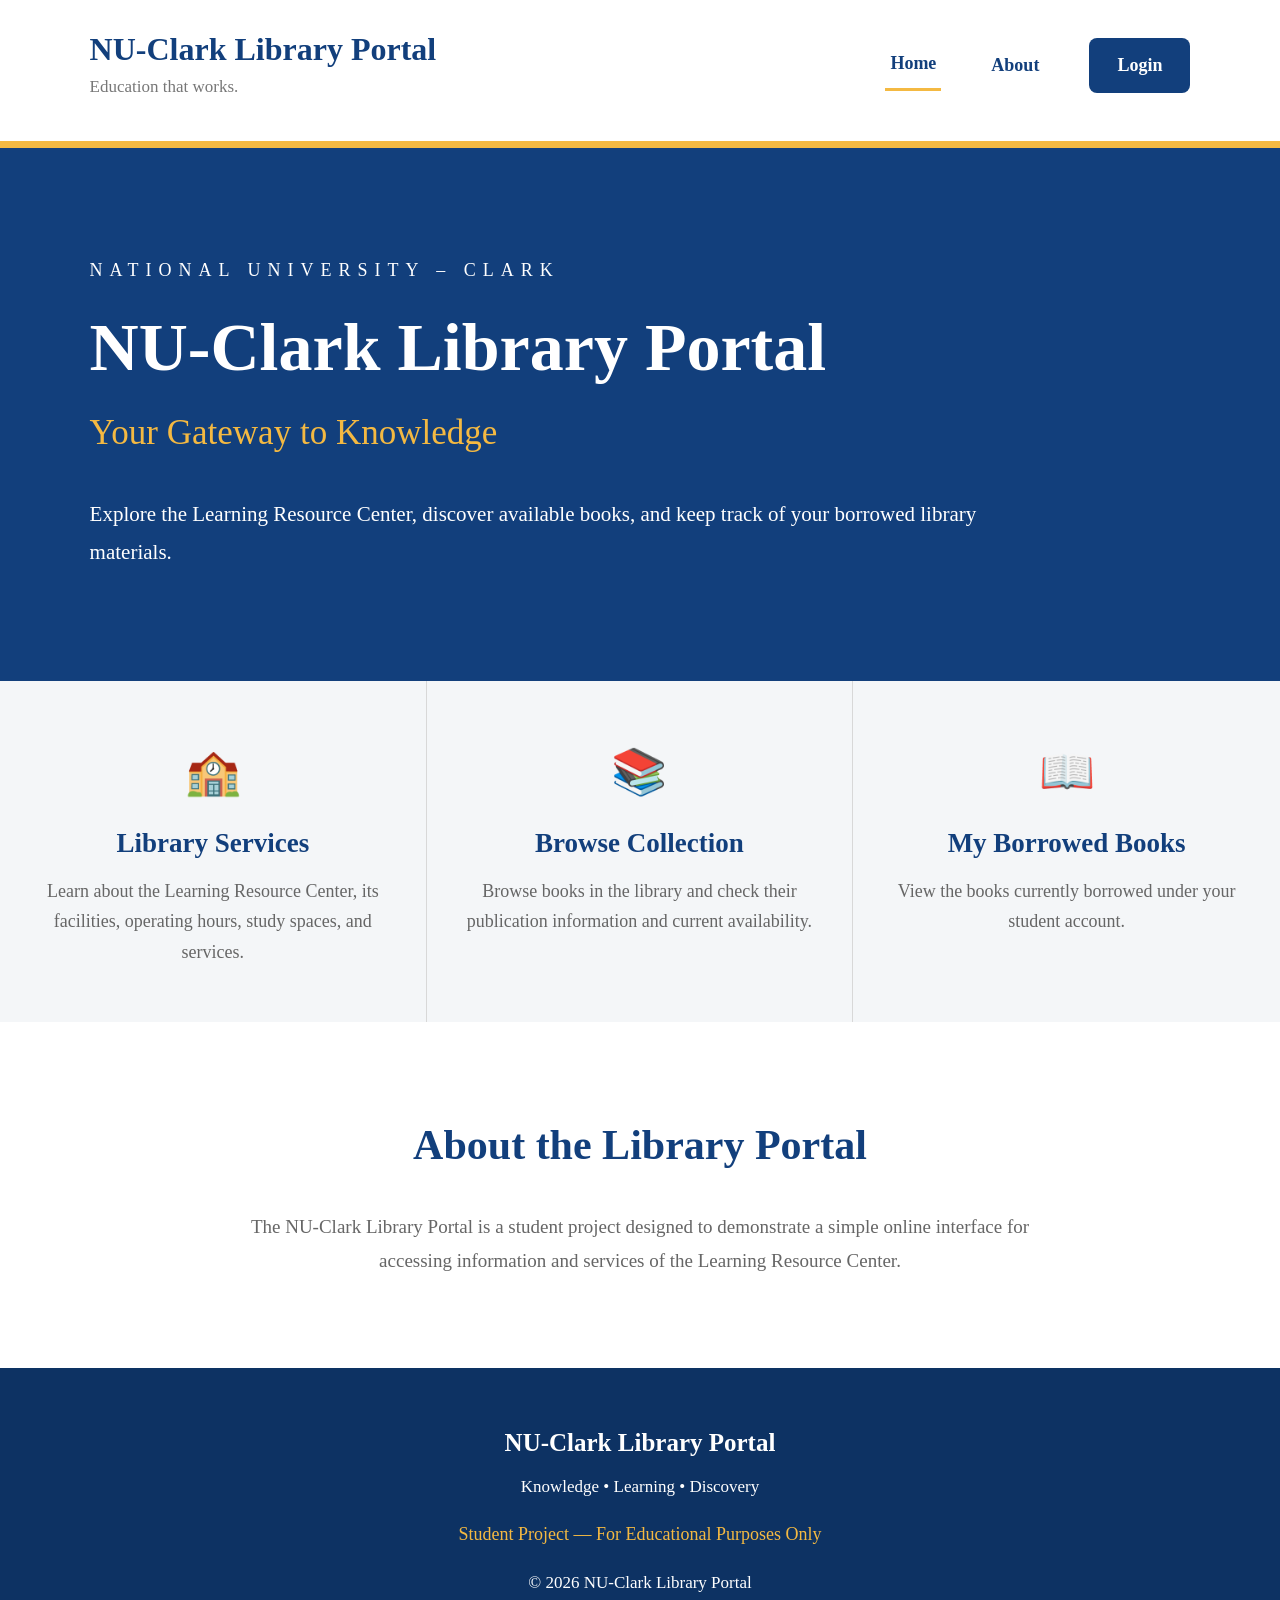
<file: index.html>
<!DOCTYPE html>
<html lang="en">

<head>

    <!-- =====================================================
         BASIC PAGE SETTINGS
         ===================================================== -->

    <meta charset="UTF-8">

    <!-- Makes the website display properly on phones/tablets -->
    <meta name="viewport"
          content="width=device-width, initial-scale=1.0">

    <title>NU-Clark Library Portal | Home</title>

    <!-- Connects index.html to our CSS file -->
    <link rel="stylesheet" href="style.css">

</head>


<body>


    <!-- =====================================================
         HEADER / NAVIGATION
         ===================================================== -->

    <header>

        <!-- Website identity -->
        <div class="logo">

            <h2>NU-Clark Library Portal</h2>

            <p>Education that works.</p>

        </div>


        <!-- Main navigation -->
        <nav>

            <!--
                "active" highlights Home because
                this is currently the Home page.
            -->
            <a href="index.html"
               class="active">
                Home
            </a>


            <!--
                This goes directly to the About section
                located near the bottom of this page.
            -->
            <a href="#about">
                About
            </a>


            <!--
                JavaScript automatically changes this
                from Login to Logout after successful login.
            -->
            <a href="login.html"
               id="loginNav"
               class="nav-login">
                Login
            </a>

        </nav>

    </header>



    <!-- =====================================================
         HERO / MAIN BANNER
         ===================================================== -->

    <section class="hero">

        <div class="hero-content">


            <!-- Small university name -->
            <p class="university-name">
                NATIONAL UNIVERSITY – CLARK
            </p>


            <!-- Main website title -->
            <h1>
                NU-Clark Library Portal
            </h1>


            <!-- Website tagline -->
            <h2>
                Your Gateway to Knowledge
            </h2>


            <!-- Short description -->
            <p class="description">

                Explore the Learning Resource Center,
                discover available books, and keep track
                of your borrowed library materials.

            </p>


            <!--
                NOTE:

                The old orange "Login to Library" button
                has been removed as requested.

                Login is now located only in the
                navigation bar above.
            -->

        </div>

    </section>



    <!-- =====================================================
         THREE MAIN LIBRARY SECTIONS
         ===================================================== -->

    <!--
        These three sections require the student
        to log in first.

        The "data-protected" attribute is detected
        by script.js.

        If the student is NOT logged in:
        → A message appears
        → Student is sent to login.html

        If the student IS logged in:
        → The requested page opens normally
    -->

    <section class="services">


        <!-- =============================================
             1. LEARNING RESOURCE CENTER SERVICES
             ============================================= -->

        <a href="services.html"
           class="service-card"
           data-protected>

            <div class="icon">
                🏫
            </div>

            <h3>
                Library Services
            </h3>

            <p>

                Learn about the Learning Resource Center,
                its facilities, operating hours,
                study spaces, and services.

            </p>

        </a>



        <!-- =============================================
             2. BROWSE BOOK COLLECTION
             ============================================= -->

        <a href="collection.html"
           class="service-card"
           data-protected>

            <div class="icon">
                📚
            </div>

            <h3>
                Browse Collection
            </h3>

            <p>

                Browse books in the library and check
                their publication information and
                current availability.

            </p>

        </a>



        <!-- =============================================
             3. STUDENT BORROWED BOOKS
             ============================================= -->

        <a href="borrowed.html"
           class="service-card"
           data-protected>

            <div class="icon">
                📖
            </div>

            <h3>
                My Borrowed Books
            </h3>

            <p>

                View the books currently borrowed
                under your student account.

            </p>

        </a>


    </section>



    <!-- =====================================================
         ABOUT SECTION
         ===================================================== -->

    <!--
        id="about" allows the About navigation
        link above to jump directly to this section.
    -->

    <section class="about"
             id="about">


        <h2>
            About the Library Portal
        </h2>


        <p>

            The NU-Clark Library Portal is a student project
            designed to demonstrate a simple online interface
            for accessing information and services of the
            Learning Resource Center.

        </p>


    </section>



    <!-- =====================================================
         FOOTER
         ===================================================== -->

    <footer>


        <h3>
            NU-Clark Library Portal
        </h3>


        <p>
            Knowledge • Learning • Discovery
        </p>


        <!-- Makes clear that this is not an official NU system -->
        <p class="project-note">
            Student Project — For Educational Purposes Only
        </p>


        <p>
            &copy; 2026 NU-Clark Library Portal
        </p>


    </footer>



    <!-- =====================================================
         JAVASCRIPT
         ===================================================== -->

    <!--
        script.js controls:

        • Login status
        • Logout
        • Protected pages
        • Protected Home buttons
        • Student information

        This should remain near the bottom of <body>
        so the HTML loads before JavaScript runs.
    -->

    <script src="script.js"></script>


</body>

</html>
</file>
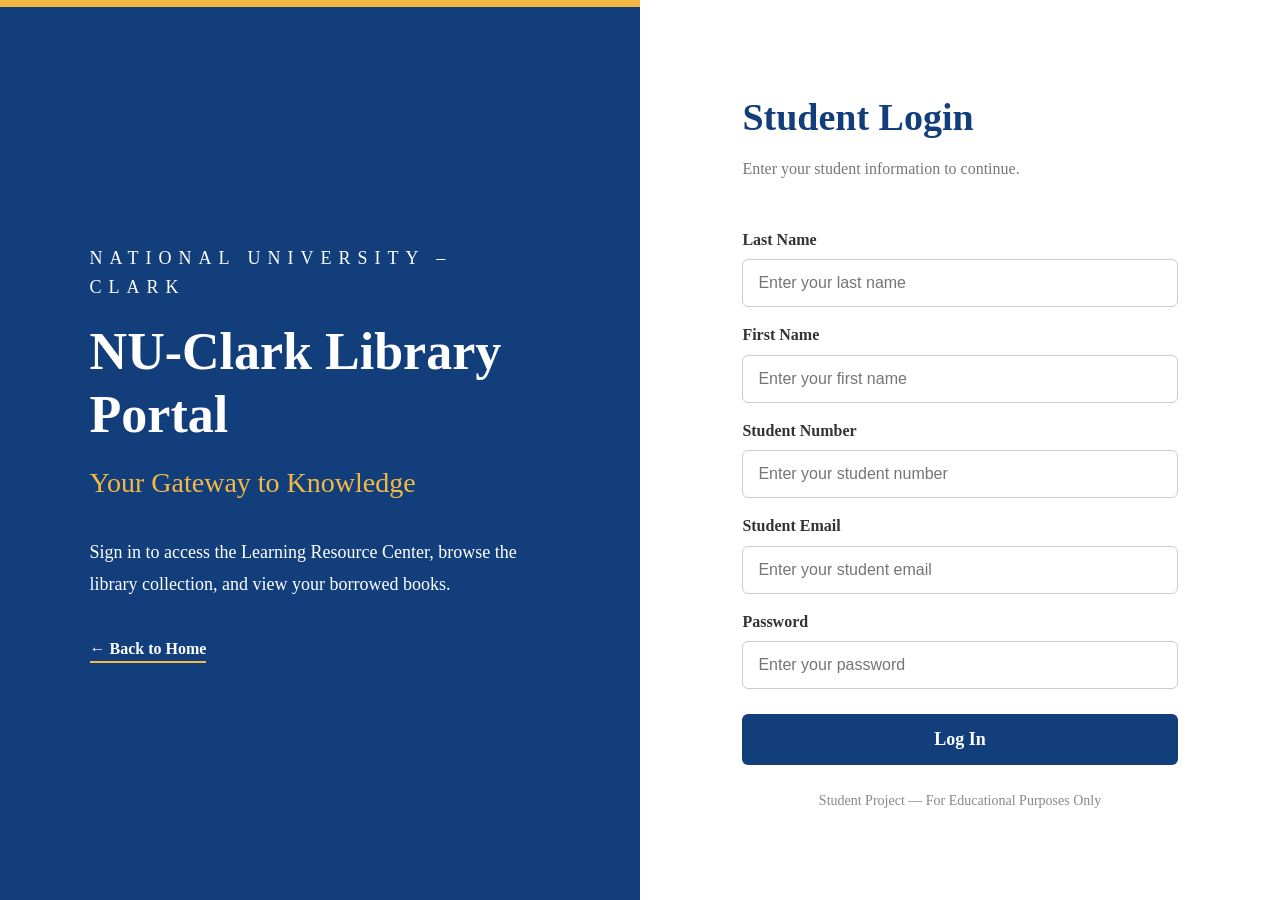
<file: borrowed.html>
<!DOCTYPE html>
<html lang="en">

<head>

   <meta charset="UTF-8">

   <meta name="viewport"
         content="width=device-width, initial-scale=1.0">

   <title>My Borrowed Books | NU-Clark Library</title>

   <link rel="stylesheet" href="style.css">

</head>

<body>

   <header>

       <div class="logo">
           <h2>NU-Clark Library Portal</h2>
           <p>Education that works.</p>
       </div>

       <nav>
           <a href="index.html">Home</a>
           <a href="index.html#about">About</a>
           <a href="index.html"
              id="loginNav"
              class="nav-login">
               Logout
           </a>
       </nav>

   </header>


   <main class="page-content">

       <p class="page-label">
           STUDENT ACCOUNT
       </p>

       <h1>My Borrowed Books</h1>

       <!-- JavaScript inserts the student's name here -->
       <p class="page-intro" id="studentWelcome">
           Books currently borrowed under your account.
       </p>


       <article class="book-card borrowed-card">

           <div class="book-icon">📕</div>

           <div>

               <span class="borrowed-status">
                   Currently Borrowed
               </span>

               <h2>Earth Science</h2>

               <p>
                   <strong>Author/Editor:</strong>
                   Gonzales-Cardenas
               </p>

               <p>
                   <strong>Genre:</strong>
                   Non-fiction
               </p>

               <p>
                   <strong>ISBN:</strong>
                   9786210427417
               </p>

               <p>
                   <strong>Barcode:</strong>
                   NCSHS000000126
               </p>

               <p>
                   <strong>Publication Details:</strong>
                   Manila, Philippines:
                   Rex Bookstore Inc., 2022
               </p>

           </div>

       </article>

   </main>


   <footer>

       <h3>NU-Clark Library Portal</h3>

       <p>Knowledge • Learning • Discovery</p>

       <p class="project-note">
           Student Project — For Educational Purposes Only
       </p>

   </footer>


   <script src="script.js"></script>

</body>

</html>
Tizon
<!DOCTYPE html>
<html lang="en">

<head>

   <meta charset="UTF-8">

   <meta name="viewport"
         content="width=device-width, initial-scale=1.0">

   <title>Library Services | NU-Clark Library</title>

   <link rel="stylesheet" href="style.css">

</head>

<body>

   <header>

       <div class="logo">
           <h2>NU-Clark Library Portal</h2>
           <p>Education that works.</p>
       </div>

       <nav>
           <a href="index.html">Home</a>
           <a href="index.html#about">About</a>
           <a href="index.html"
              id="loginNav"
              class="nav-login">
               Logout
           </a>
       </nav>

   </header>


   <main class="page-content">

       <p class="page-label">
           NU-CLARK
       </p>

       <h1>Learning Resource Center</h1>

       <p class="page-intro">
           A learning space designed to support students
           through academic resources, technology,
           collaboration, and study facilities.
       </p>


       <!-- CAMPUS HISTORY -->
       <section class="information-section">

           <h2>Campus History</h2>

           <p>
               This section presents the history and development
               of the National University Clark campus and its
               Learning Resource Center.
           </p>

           <!--
               Replace the paragraph above with the official
               campus history provided by your school.
           -->

       </section>


       <!-- LIBRARY FACILITIES -->
       <section class="information-section">

           <h2>Facilities and Services</h2>

           <div class="facility-grid">

               <div class="facility-card">
                   <span>💻</span>
                   <h3>Computers</h3>
                   <p>
                       Computer stations for academic
                       and research activities.
                   </p>
               </div>


               <div class="facility-card">
                   <span>📚</span>
                   <h3>Books</h3>
                   <p>
                       Academic books, references,
                       and other learning materials.
                   </p>
               </div>


               <div class="facility-card">
                   <span>👥</span>
                   <h3>Discussion Rooms</h3>
                   <p>
                       Spaces for collaborative learning
                       and group discussions.
                   </p>
               </div>


               <div class="facility-card">
                   <span>🪑</span>
                   <h3>Study Areas</h3>
                   <p>
                       Chairs and tables for individual
                       and group study.
                   </p>
               </div>


               <div class="facility-card">
                   <span>📐</span>
                   <h3>Architecture Tables</h3>
                   <p>
                       Elevated and tilted drafting tables
                       designed for drawing activities.
                   </p>
               </div>


               <div class="facility-card">
                   <span>🎓</span>
                   <h3>Event Space</h3>
                   <p>
                       The center may also serve as a venue
                       for activities of school organizations.
                   </p>
               </div>

           </div>

       </section>


       <!-- OPERATING HOURS -->
       <section class="information-section">

           <h2>Operating Hours</h2>

           <div class="hours">

               <p>
                   <strong>Weekdays:</strong>
                   7:00 AM – 9:00 PM
               </p>

               <p>
                   <strong>Saturday:</strong>
                   7:00 AM – 5:00 PM
               </p>

           </div>

       </section>

   </main>


   <footer>

       <h3>NU-Clark Library Portal</h3>

       <p>Knowledge • Learning • Discovery</p>

       <p class="project-note">
           Student Project — For Educational Purposes Only
       </p>

   </footer>


   <script src="script.js"></script>

</body>

</html>
</file>
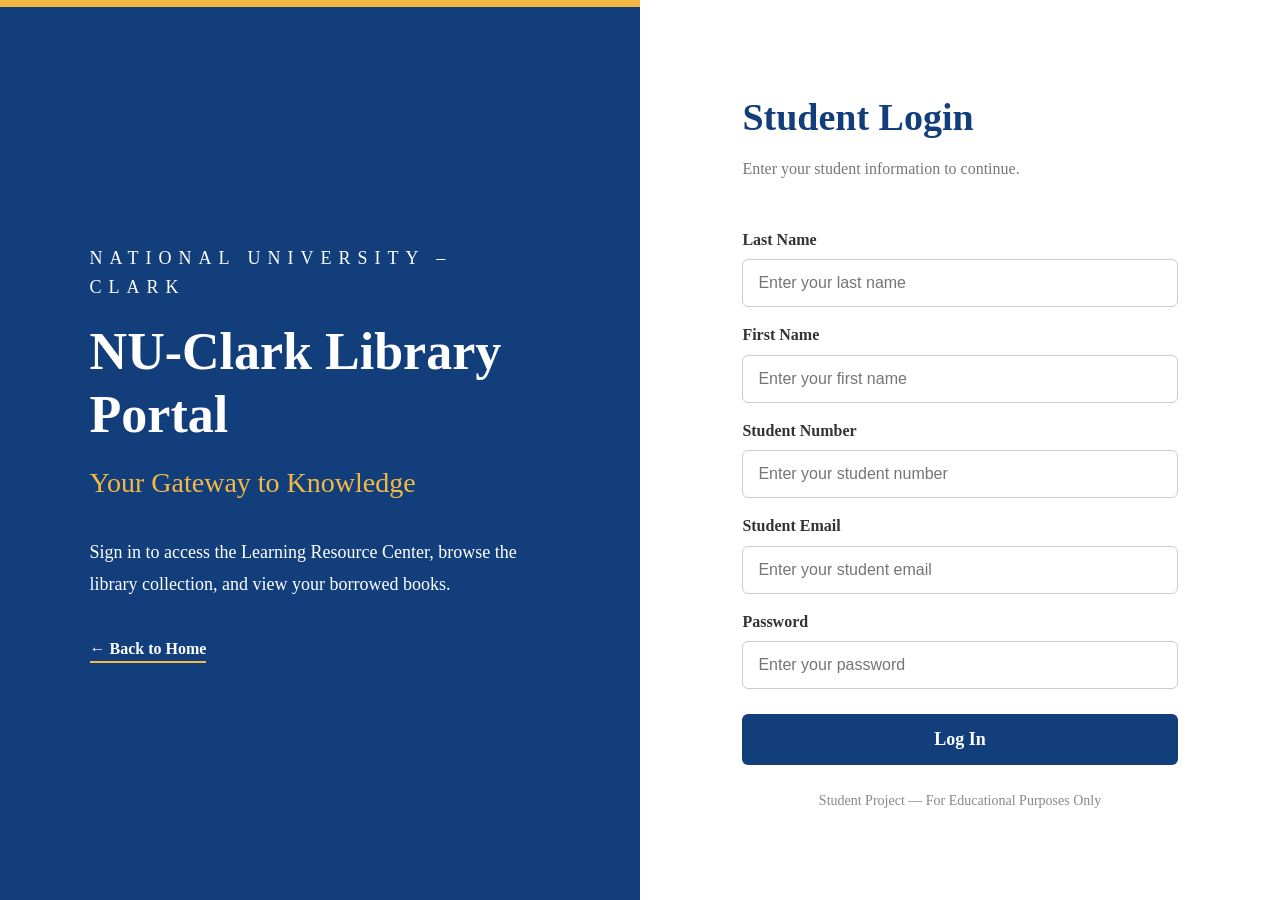
<file: collection.html>
<!DOCTYPE html>
<html lang="en">

<head>
   <meta charset="UTF-8">

   <meta name="viewport"
         content="width=device-width, initial-scale=1.0">

   <title>Browse Collection | NU-Clark Library</title>

   <link rel="stylesheet" href="style.css">
</head>

<body>

   <!-- NAVIGATION -->
   <header>

       <div class="logo">
           <h2>NU-Clark Library Portal</h2>
           <p>Education that works.</p>
       </div>

       <nav>
           <a href="index.html">Home</a>
           <a href="index.html#about">About</a>
           <a href="index.html" id="loginNav"
              class="nav-login">Logout</a>
       </nav>

   </header>


   <main class="page-content">

       <p class="page-label">
           LEARNING RESOURCE CENTER
       </p>

       <h1>Browse Collection</h1>

       <p class="page-intro">
           Browse selected materials available in the
           NU-Clark Learning Resource Center.
       </p>


       <div class="book-grid">

           <!-- BOOK 1 -->
           <article class="book-card">

               <div class="book-icon">📘</div>

               <div>

                   <span class="available">
                       Available
                   </span>

                   <h2>Physical Science</h2>

                   <p>
                       <strong>Author/Editor:</strong>
                       Pastor, Crist John
                   </p>

                   <p>
                       <strong>Genre:</strong>
                       Non-fiction
                   </p>

                   <p>
                       <strong>ISBN:</strong>
                       9786210440942
                   </p>

                   <p>
                       <strong>Barcode:</strong>
                       NCSHS000000123
                   </p>

                   <p>
                       <strong>Publication Details:</strong>
                       Manila, Philippines: Rex Bookstore Inc., 2022
                   </p>

               </div>

           </article>


           <!-- BOOK 2 -->
           <article class="book-card">

               <div class="book-icon">📕</div>

               <div>

                   <span class="unavailable">
                       Not Available
                   </span>

                   <h2>Earth Science</h2>

                   <p>
                       <strong>Author/Editor:</strong>
                       Gonzales-Cardenas
                   </p>

                   <p>
                       <strong>Genre:</strong>
                       Non-fiction
                   </p>

                   <p>
                       <strong>ISBN:</strong>
                       9786210427417
                   </p>

                   <p>
                       <strong>Barcode:</strong>
                       NCSHS000000126
                   </p>

                   <p>
                       <strong>Publication Details:</strong>
                       Manila, Philippines: Rex Bookstore Inc., 2022
                   </p>

               </div>

           </article>

       </div>

   </main>


   <footer>

       <h3>NU-Clark Library Portal</h3>

       <p>Knowledge • Learning • Discovery</p>

       <p class="project-note">
           Student Project — For Educational Purposes Only
       </p>

   </footer>


   <script src="script.js"></script>

</body>

</html>
</file>
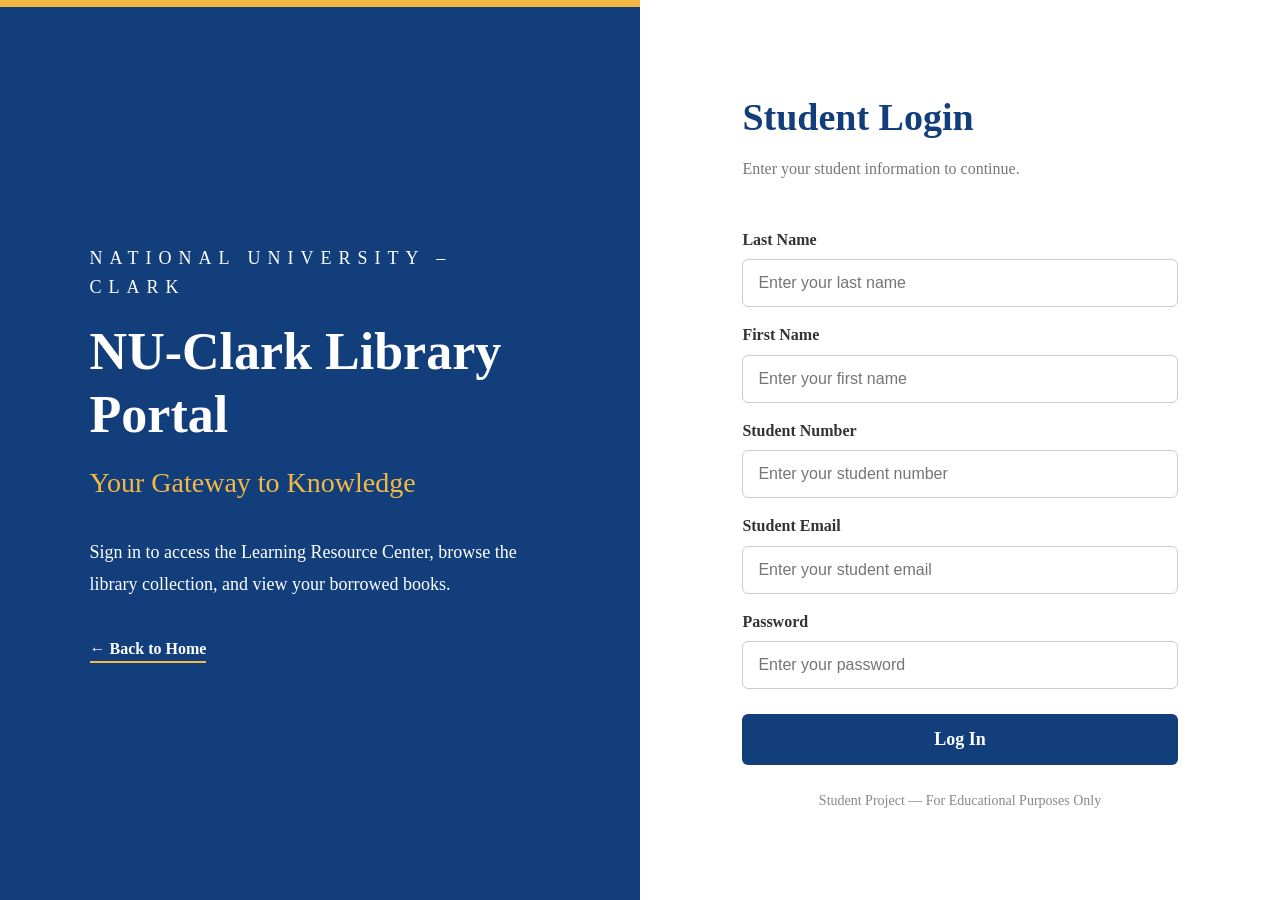
<file: login.html>
<!DOCTYPE html>
<html lang="en">

<head>
   <meta charset="UTF-8">

   <meta name="viewport"
         content="width=device-width, initial-scale=1.0">

   <title>NU-Clark Library Portal | Login</title>

   <link rel="stylesheet" href="style.css">
</head>

<body class="login-page">

   <div class="login-container">

       <!-- LEFT SIDE OF LOGIN PAGE -->
       <div class="login-brand">

           <p class="university-name">
               NATIONAL UNIVERSITY – CLARK
           </p>

           <h1>NU-Clark Library Portal</h1>

           <h2>Your Gateway to Knowledge</h2>

           <p>
               Sign in to access the Learning Resource Center,
               browse the library collection, and view your
               borrowed books.
           </p>

           <a href="index.html" class="back-home">
               ← Back to Home
           </a>

       </div>


       <!-- RIGHT SIDE / LOGIN FORM -->
       <div class="login-box">

           <h2>Student Login</h2>

           <p class="login-subtitle">
               Enter your student information to continue.
           </p>

           <!--
               id="loginForm" allows JavaScript to identify
               and control this form.
           -->
           <form id="loginForm">

               <label for="lastname">
                   Last Name
               </label>

               <input
                   type="text"
                   id="lastname"
                   placeholder="Enter your last name"
                   required
               >


               <label for="firstname">
                   First Name
               </label>

               <input
                   type="text"
                   id="firstname"
                   placeholder="Enter your first name"
                   required
               >


               <label for="studentNumber">
                   Student Number
               </label>

               <input
                   type="text"
                   id="studentNumber"
                   placeholder="Enter your student number"
                   required
               >


               <label for="email">
                   Student Email
               </label>

               <!-- type="email" checks basic email format -->
               <input
                   type="email"
                   id="email"
                   placeholder="Enter your student email"
                   required
               >


               <label for="password">
                   Password
               </label>

               <!-- type="password" hides the typed characters -->
               <input
                   type="password"
                   id="password"
                   placeholder="Enter your password"
                   required
               >


               <button type="submit">
                   Log In
               </button>

           </form>

           <p class="login-note">
               Student Project — For Educational Purposes Only
           </p>

       </div>

   </div>


   <script src="script.js"></script>

</body>

</html>
</file>
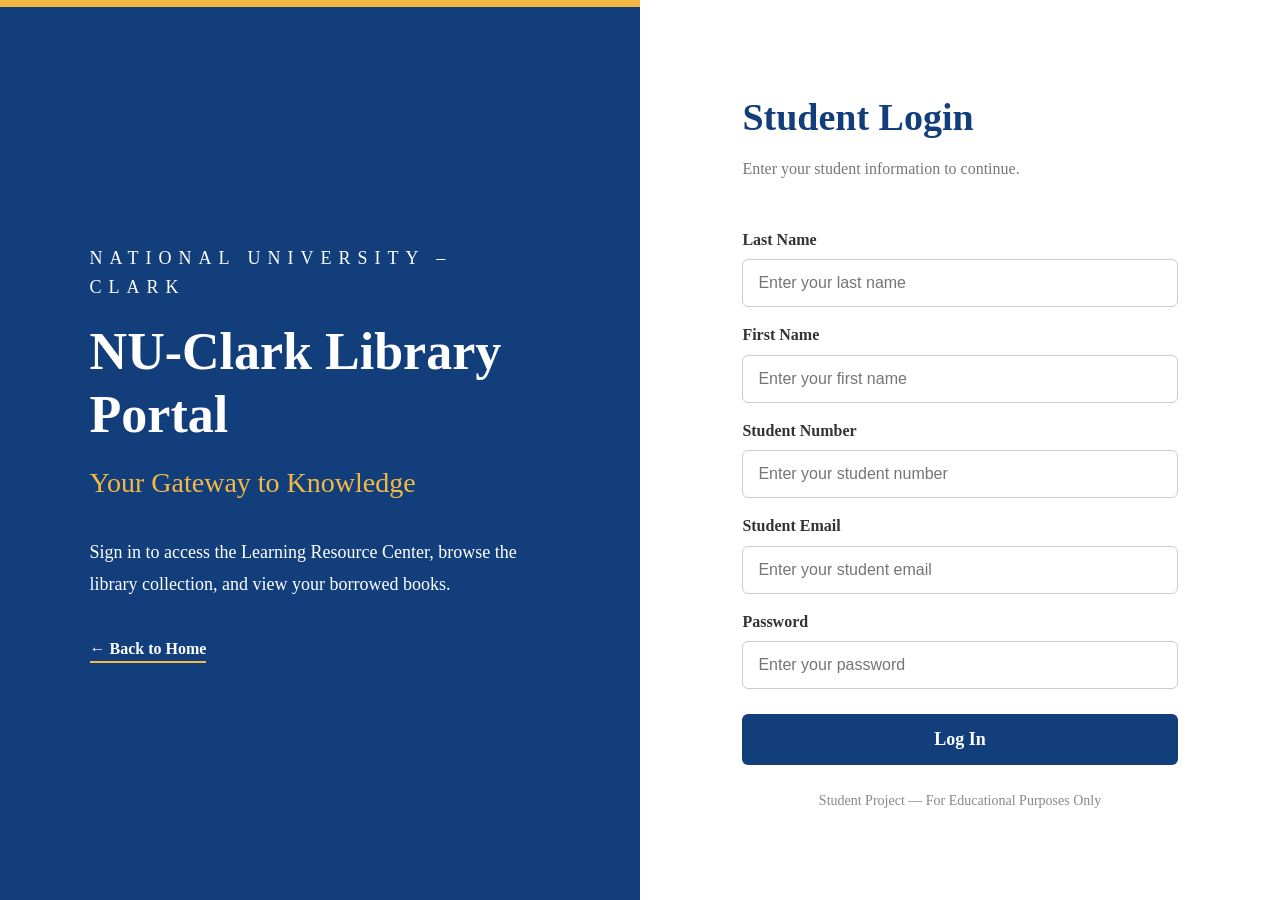
<file: services.html>
<!DOCTYPE html>
<html lang="en">

<head>

   <meta charset="UTF-8">

   <meta name="viewport"
         content="width=device-width, initial-scale=1.0">

   <title>Library Services | NU-Clark Library</title>

   <link rel="stylesheet" href="style.css">

</head>

<body>

   <header>

       <div class="logo">
           <h2>NU-Clark Library Portal</h2>
           <p>Education that works.</p>
       </div>

       <nav>
           <a href="index.html">Home</a>
           <a href="index.html#about">About</a>
           <a href="index.html"
              id="loginNav"
              class="nav-login">
               Logout
           </a>
       </nav>

   </header>


   <main class="page-content">

       <p class="page-label">
           NU-CLARK
       </p>

       <h1>Learning Resource Center</h1>

       <p class="page-intro">
           A learning space designed to support students
           through academic resources, technology,
           collaboration, and study facilities.
       </p>


       <!-- CAMPUS HISTORY -->
       <section class="information-section">

           <h2>Campus History</h2>

           <p>
               This section presents the history and development
               of the National University Clark campus and its
               Learning Resource Center.
           </p>

           <!--
               Replace the paragraph above with the official
               campus history provided by your school.
           -->

       </section>


       <!-- LIBRARY FACILITIES -->
       <section class="information-section">

           <h2>Facilities and Services</h2>

           <div class="facility-grid">

               <div class="facility-card">
                   <span>💻</span>
                   <h3>Computers</h3>
                   <p>
                       Computer stations for academic
                       and research activities.
                   </p>
               </div>


               <div class="facility-card">
                   <span>📚</span>
                   <h3>Books</h3>
                   <p>
                       Academic books, references,
                       and other learning materials.
                   </p>
               </div>


               <div class="facility-card">
                   <span>👥</span>
                   <h3>Discussion Rooms</h3>
                   <p>
                       Spaces for collaborative learning
                       and group discussions.
                   </p>
               </div>


               <div class="facility-card">
                   <span>🪑</span>
                   <h3>Study Areas</h3>
                   <p>
                       Chairs and tables for individual
                       and group study.
                   </p>
               </div>


               <div class="facility-card">
                   <span>📐</span>
                   <h3>Architecture Tables</h3>
                   <p>
                       Elevated and tilted drafting tables
                       designed for drawing activities.
                   </p>
               </div>


               <div class="facility-card">
                   <span>🎓</span>
                   <h3>Event Space</h3>
                   <p>
                       The center may also serve as a venue
                       for activities of school organizations.
                   </p>
               </div>

           </div>

       </section>


       <!-- OPERATING HOURS -->
       <section class="information-section">

           <h2>Operating Hours</h2>

           <div class="hours">

               <p>
                   <strong>Weekdays:</strong>
                   7:00 AM – 9:00 PM
               </p>

               <p>
                   <strong>Saturday:</strong>
                   7:00 AM – 5:00 PM
               </p>

           </div>

       </section>

   </main>


   <footer>

       <h3>NU-Clark Library Portal</h3>

       <p>Knowledge • Learning • Discovery</p>

       <p class="project-note">
           Student Project — For Educational Purposes Only
       </p>

   </footer>


   <script src="script.js"></script>

</body>

</html>
</file>
<file: style.css>
/* =========================================================
   NU-CLARK LIBRARY PORTAL
   MAIN STYLESHEET

   This CSS file controls the appearance of:
   - Home page
   - Navigation bar
   - Main library sections
   - Login page
   - Library services page
   - Browse collection page
   - Borrowed books page
   - Footer
   - Mobile responsiveness
   ========================================================= */


/* =========================================================
   1. GENERAL / GLOBAL DESIGN
   ========================================================= */

/*
   The * selector selects ALL elements.

   box-sizing: border-box makes width and height calculations
   easier because padding and borders are included in the
   element's total size.
*/
* {
    box-sizing: border-box;
    margin: 0;
    padding: 0;
}


/*
   Basic appearance of the entire website.
*/
body {
    background-color: #ffffff;
    color: #333333;

    font-family: Georgia, "Times New Roman", serif;

    line-height: 1.6;
}


/*
   Removes the default underline from links.
*/
a {
    text-decoration: none;
}


/* =========================================================
   2. HEADER AND NAVIGATION BAR
   ========================================================= */

header {
    width: 100%;
    max-width: 1400px;

    margin: 0 auto;
    padding: 30px 7%;

    display: flex;
    justify-content: space-between;
    align-items: center;

    background-color: #ffffff;
}


/* Website name located at the upper-left corner. */
.logo h2 {
    color: #123f7c;
    font-size: 32px;
    line-height: 1.2;
}


/* "Education that works." */
.logo p {
    margin-top: 5px;

    color: #777777;
    font-size: 17px;
}


/*
   Navigation holds Home, About and Login/Logout.
*/
nav {
    display: flex;
    align-items: center;
    gap: 45px;
}


/* Normal navigation links */
nav a {
    color: #123f7c;

    font-size: 18px;
    font-weight: bold;

    padding: 10px 5px;

    transition: 0.2s;
}


/* Small visual effect when mouse is placed over a link. */
nav a:hover {
    color: #d99b20;
}


/*
   The active class indicates the page/section
   currently selected.
*/
nav a.active {
    color: #123f7c;

    border-bottom: 3px solid #f4b942;
}


/*
   Login and Logout are styled as blue buttons.
*/
nav a.nav-login {
    background-color: #123f7c;
    color: #ffffff;

    padding: 13px 28px;

    border-radius: 8px;
}


/* Login button changes slightly when hovered. */
nav a.nav-login:hover {
    background-color: #0b2f61;
    color: #ffffff;
}


/* =========================================================
   3. HOME PAGE HERO SECTION
   ========================================================= */

/*
   The hero is the large blue area containing
   the NU-Clark Library Portal introduction.
*/
.hero {
    max-width: 1400px;
    min-height: 540px;

    margin: 10px auto 0;

    padding: 90px 7%;

    display: flex;
    align-items: center;

    background-color: #123f7c;

    /* Yellow line at the top of the hero. */
    border-top: 7px solid #f4b942;
}


/* Keeps the hero text from becoming too wide. */
.hero-content {
    max-width: 1000px;
}


/* NATIONAL UNIVERSITY – CLARK */
.university-name {
    color: #ffffff;

    font-size: 18px;
    letter-spacing: 7px;

    margin-bottom: 25px;
}


/* Main NU-Clark Library Portal heading */
.hero h1 {
    color: #ffffff;

    font-size: 68px;
    line-height: 1.1;

    margin-bottom: 20px;
}


/* "Your Gateway to Knowledge" */
.hero h2 {
    color: #f4b942;

    font-size: 35px;
    font-weight: normal;

    margin-bottom: 35px;
}


/* Main description underneath the heading */
.hero .description {
    max-width: 900px;

    color: #ffffff;

    font-size: 21px;
    line-height: 1.8;
}


/* =========================================================
   4. THREE MAIN LIBRARY SECTIONS
   ========================================================= */

/*
   Contains:
   1. Library Services
   2. Browse Collection
   3. My Borrowed Books
*/
.services {
    max-width: 1400px;

    margin: 0 auto;

    display: flex;

    background-color: #f4f6f8;
}


/*
   Each service-card is also an <a> link,
   which makes the entire card clickable.
*/
.service-card {
    width: 33.333%;

    min-height: 330px;

    padding: 55px 40px;

    text-align: center;

    color: inherit;

    border-right: 1px solid #d8d8d8;

    transition:
        transform 0.2s,
        background-color 0.2s,
        box-shadow 0.2s;
}


/* Removes the divider after the last card. */
.service-card:last-child {
    border-right: none;
}


/*
   When the mouse is placed over a card,
   the card moves upward slightly.
*/
.service-card:hover {
    transform: translateY(-5px);

    background-color: #ffffff;

    box-shadow: 0 8px 20px rgba(0, 0, 0, 0.08);
}


/* Emoji/icon at the top of each card. */
.service-card .icon {
    font-size: 45px;

    margin-bottom: 18px;
}


/* Service title */
.service-card h3 {
    color: #123f7c;

    font-size: 27px;
    line-height: 1.3;

    margin-bottom: 15px;
}


/* Service description */
.service-card p {
    color: #666666;

    font-size: 18px;
    line-height: 1.7;
}


/* =========================================================
   5. ABOUT SECTION
   ========================================================= */

.about {
    max-width: 1200px;

    margin: 0 auto;

    padding: 90px 7%;

    text-align: center;
}


/* About the Library Portal */
.about h2 {
    color: #123f7c;

    font-size: 42px;

    margin-bottom: 30px;
}


/* About paragraph */
.about p {
    max-width: 850px;

    margin: 0 auto;

    color: #666666;

    font-size: 19px;
    line-height: 1.8;
}


/* =========================================================
   6. FOOTER
   ========================================================= */

footer {
    max-width: 1400px;

    margin: 0 auto;

    padding: 55px 7%;

    text-align: center;

    background-color: #0d3263;
    color: #ffffff;
}


/* Footer website name */
footer h3 {
    font-size: 25px;

    margin-bottom: 10px;
}


/* Normal footer text */
footer p {
    font-size: 17px;

    margin: 8px 0;
}


/* Educational project disclaimer */
footer .project-note {
    color: #f4b942;

    font-size: 18px;

    margin: 20px 0;
}


/* =========================================================
   7. LOGIN PAGE
   ========================================================= */

/*
   This class is placed on the <body> of login.html.
*/
.login-page {
    min-height: 100vh;

    background-color: #f3f5f8;
}


/*
   Holds the left introduction and right login form.
*/
.login-container {
    min-height: 100vh;

    display: flex;
}


/* =========================================================
   LEFT SIDE OF LOGIN PAGE
   ========================================================= */

.login-brand {
    width: 50%;

    padding: 80px 7%;

    display: flex;
    flex-direction: column;
    justify-content: center;

    background-color: #123f7c;
    color: #ffffff;

    border-top: 7px solid #f4b942;
}


/* National University - Clark text */
.login-brand .university-name {
    margin-bottom: 20px;
}


/* Login page website heading */
.login-brand h1 {
    font-size: 52px;
    line-height: 1.2;

    margin-bottom: 15px;
}


/* Gateway to Knowledge */
.login-brand h2 {
    color: #f4b942;

    font-size: 28px;
    font-weight: normal;

    margin-bottom: 30px;
}


/* Description on left side */
.login-brand > p:not(.university-name) {
    max-width: 550px;

    font-size: 18px;
    line-height: 1.8;
}


/* Back to Home link */
.back-home {
    width: fit-content;

    margin-top: 35px;

    color: #ffffff;

    font-weight: bold;

    border-bottom: 2px solid #f4b942;
}


/* =========================================================
   RIGHT SIDE OF LOGIN PAGE
   ========================================================= */

.login-box {
    width: 50%;

    padding: 70px 8%;

    display: flex;
    flex-direction: column;
    justify-content: center;

    background-color: #ffffff;
}


/* Student Login */
.login-box h2 {
    color: #123f7c;

    font-size: 38px;

    margin-bottom: 8px;
}


/* Small description underneath Student Login */
.login-subtitle {
    color: #777777;

    margin-bottom: 30px;
}


/* Makes labels appear above their inputs. */
.login-box label {
    display: block;

    color: #333333;

    font-weight: bold;

    margin: 15px 0 7px;
}


/* Text fields */
.login-box input {
    width: 100%;

    padding: 14px 15px;

    font-size: 16px;

    border: 1px solid #cccccc;
    border-radius: 6px;

    outline: none;
}


/*
   :focus is applied while the user is typing
   inside the input field.
*/
.login-box input:focus {
    border-color: #123f7c;

    box-shadow: 0 0 0 2px rgba(18, 63, 124, 0.10);
}


/* Login button */
.login-box button {
    width: 100%;

    margin-top: 25px;
    padding: 15px;

    background-color: #123f7c;
    color: #ffffff;

    border: none;
    border-radius: 6px;

    font-family: inherit;
    font-size: 18px;
    font-weight: bold;

    cursor: pointer;
}


/* Login button hover */
.login-box button:hover {
    background-color: #0b2f61;
}


/* Student project note underneath form */
.login-note {
    margin-top: 25px;

    text-align: center;

    color: #888888;

    font-size: 14px;
}


/* =========================================================
   8. INNER PAGE GENERAL DESIGN
   ========================================================= */

/*
   Used by:
   - services.html
   - collection.html
   - borrowed.html
*/
.page-content {
    max-width: 1200px;

    min-height: 70vh;

    margin: 0 auto;

    padding: 70px 7%;
}


/* Small gold heading above page titles */
.page-label {
    color: #d99b20;

    font-size: 14px;
    font-weight: bold;

    letter-spacing: 3px;

    margin-bottom: 10px;
}


/* Main title on inner pages */
.page-content > h1 {
    color: #123f7c;

    font-size: 45px;
    line-height: 1.2;

    margin-bottom: 15px;
}


/* Introduction paragraph */
.page-intro {
    max-width: 850px;

    color: #666666;

    font-size: 18px;
    line-height: 1.7;

    margin-bottom: 45px;
}


/* =========================================================
   9. BROWSE COLLECTION / BOOK CARDS
   ========================================================= */

/*
   book-grid contains all of the books.
*/
.book-grid {
    display: grid;

    gap: 25px;
}


/*
   Individual book information card.
*/
.book-card {
    padding: 30px;

    display: flex;
    gap: 25px;

    background-color: #f5f7fa;

    border-left: 5px solid #123f7c;
    border-radius: 8px;
}


/* Book emoji */
.book-icon {
    font-size: 50px;
}


/* Book title */
.book-card h2 {
    color: #123f7c;

    font-size: 27px;

    margin: 10px 0 15px;
}


/* Book information */
.book-card p {
    color: #555555;

    margin: 8px 0;

    line-height: 1.5;
}


/* =========================================================
   10. BOOK AVAILABILITY LABELS
   ========================================================= */

/* Green label for available books */
.available {
    display: inline-block;

    padding: 6px 13px;

    background-color: #e5f6e9;
    color: #217a35;

    border-radius: 20px;

    font-size: 13px;
    font-weight: bold;
}


/* Red label for unavailable books */
.unavailable {
    display: inline-block;

    padding: 6px 13px;

    background-color: #fde8e8;
    color: #a52a2a;

    border-radius: 20px;

    font-size: 13px;
    font-weight: bold;
}


/* Gold label used on My Borrowed Books */
.borrowed-status {
    display: inline-block;

    padding: 6px 13px;

    background-color: #fff0c9;
    color: #8a6200;

    border-radius: 20px;

    font-size: 13px;
    font-weight: bold;
}


/* =========================================================
   11. LIBRARY SERVICES PAGE
   ========================================================= */

/*
   Creates spacing between Campus History,
   Facilities and Operating Hours.
*/
.information-section {
    margin-top: 50px;
}


/* Section headings */
.information-section h2 {
    color: #123f7c;

    font-size: 30px;

    margin-bottom: 20px;
}


/* General information paragraphs */
.information-section > p {
    color: #555555;

    font-size: 17px;
    line-height: 1.8;
}


/* =========================================================
   12. FACILITY CARDS
   ========================================================= */

/*
   Creates three columns on larger screens.
*/
.facility-grid {
    display: grid;

    grid-template-columns: repeat(3, 1fr);

    gap: 20px;
}


/*
   Each library facility receives its own card.
*/
.facility-card {
    min-height: 190px;

    padding: 25px;

    background-color: #f5f7fa;

    border-radius: 8px;

    border-top: 4px solid #f4b942;
}


/* Facility icon */
.facility-card span {
    font-size: 32px;
}


/* Facility title */
.facility-card h3 {
    color: #123f7c;

    font-size: 21px;

    margin: 12px 0 8px;
}


/* Facility description */
.facility-card p {
    color: #666666;

    line-height: 1.6;
}


/* =========================================================
   13. OPERATING HOURS
   ========================================================= */

.hours {
    max-width: 650px;

    padding: 25px 30px;

    background-color: #123f7c;
    color: #ffffff;

    border-left: 6px solid #f4b942;

    border-radius: 8px;
}


/* Each operating hour row */
.hours p {
    margin: 10px 0;

    font-size: 18px;
}


/* =========================================================
   14. RESPONSIVE DESIGN FOR TABLETS
   ========================================================= */

/*
   @media means:
   Apply these CSS rules only when the screen
   becomes 900 pixels wide or smaller.
*/
@media (max-width: 900px) {

    /* Make navigation spacing smaller */
    nav {
        gap: 20px;
    }


    /* Slightly reduce the hero heading */
    .hero h1 {
        font-size: 52px;
    }


    /* Facilities change from 3 columns to 2 */
    .facility-grid {
        grid-template-columns: repeat(2, 1fr);
    }

}


/* =========================================================
   15. RESPONSIVE DESIGN FOR MOBILE PHONES
   ========================================================= */

/*
   These styles activate when the screen
   is 768px wide or smaller.
*/
@media (max-width: 768px) {

    /* -----------------------------------------
       MOBILE HEADER
       ----------------------------------------- */

    header {
        padding: 22px 6%;

        flex-direction: column;

        align-items: flex-start;

        gap: 20px;
    }


    .logo h2 {
        font-size: 27px;
    }


    /*
       Keep navigation links on one row
       when possible.
    */
    nav {
        width: 100%;

        justify-content: space-between;

        gap: 10px;
    }


    nav a {
        font-size: 16px;
    }


    nav a.nav-login {
        padding: 9px 18px;
    }


    /* -----------------------------------------
       MOBILE HERO
       ----------------------------------------- */

    .hero {
        min-height: auto;

        margin: 0;

        padding: 60px 7%;
    }


    .university-name {
        font-size: 13px;

        letter-spacing: 4px;
    }


    .hero h1 {
        font-size: 43px;
    }


    .hero h2 {
        font-size: 26px;
    }


    .hero .description {
        font-size: 17px;
    }


    /* -----------------------------------------
       MOBILE MAIN SERVICES
       ----------------------------------------- */

    /*
       Instead of appearing beside each other,
       cards are stacked vertically.
    */
    .services {
        flex-direction: column;
    }


    .service-card {
        width: 100%;

        min-height: auto;

        padding: 40px 25px;

        border-right: none;

        border-bottom: 1px solid #dddddd;
    }


    /* -----------------------------------------
       MOBILE ABOUT
       ----------------------------------------- */

    .about {
        padding: 60px 7%;
    }


    .about h2 {
        font-size: 34px;
    }


    .about p {
        font-size: 17px;
    }


    /* -----------------------------------------
       MOBILE LOGIN PAGE
       ----------------------------------------- */

    /*
       Login page changes from side-by-side
       to one section above the other.
    */
    .login-container {
        flex-direction: column;
    }


    .login-brand,
    .login-box {
        width: 100%;
    }


    .login-brand {
        min-height: auto;

        padding: 55px 7%;
    }


    .login-brand h1 {
        font-size: 40px;
    }


    .login-brand h2 {
        font-size: 24px;
    }


    .login-box {
        padding: 50px 7%;
    }


    .login-box h2 {
        font-size: 32px;
    }


    /* -----------------------------------------
       MOBILE INNER PAGES
       ----------------------------------------- */

    .page-content {
        padding: 50px 7%;
    }


    .page-content > h1 {
        font-size: 36px;
    }


    /*
       Book icon appears above the information
       instead of beside it.
    */
    .book-card {
        flex-direction: column;

        padding: 25px;
    }


    /*
       Facility cards change to one column.
    */
    .facility-grid {
        grid-template-columns: 1fr;
    }


    /* -----------------------------------------
       MOBILE FOOTER
       ----------------------------------------- */

    footer {
        padding: 45px 7%;
    }

}


/* =========================================================
   16. EXTRA SMALL PHONE SCREENS
   ========================================================= */

@media (max-width: 430px) {

    .logo h2 {
        font-size: 24px;
    }


    nav a {
        font-size: 14px;
    }


    nav a.nav-login {
        padding: 8px 14px;
    }


    .hero h1 {
        font-size: 36px;
    }


    .hero h2 {
        font-size: 23px;
    }


    .page-content > h1 {
        font-size: 32px;
    }

}
</file>
